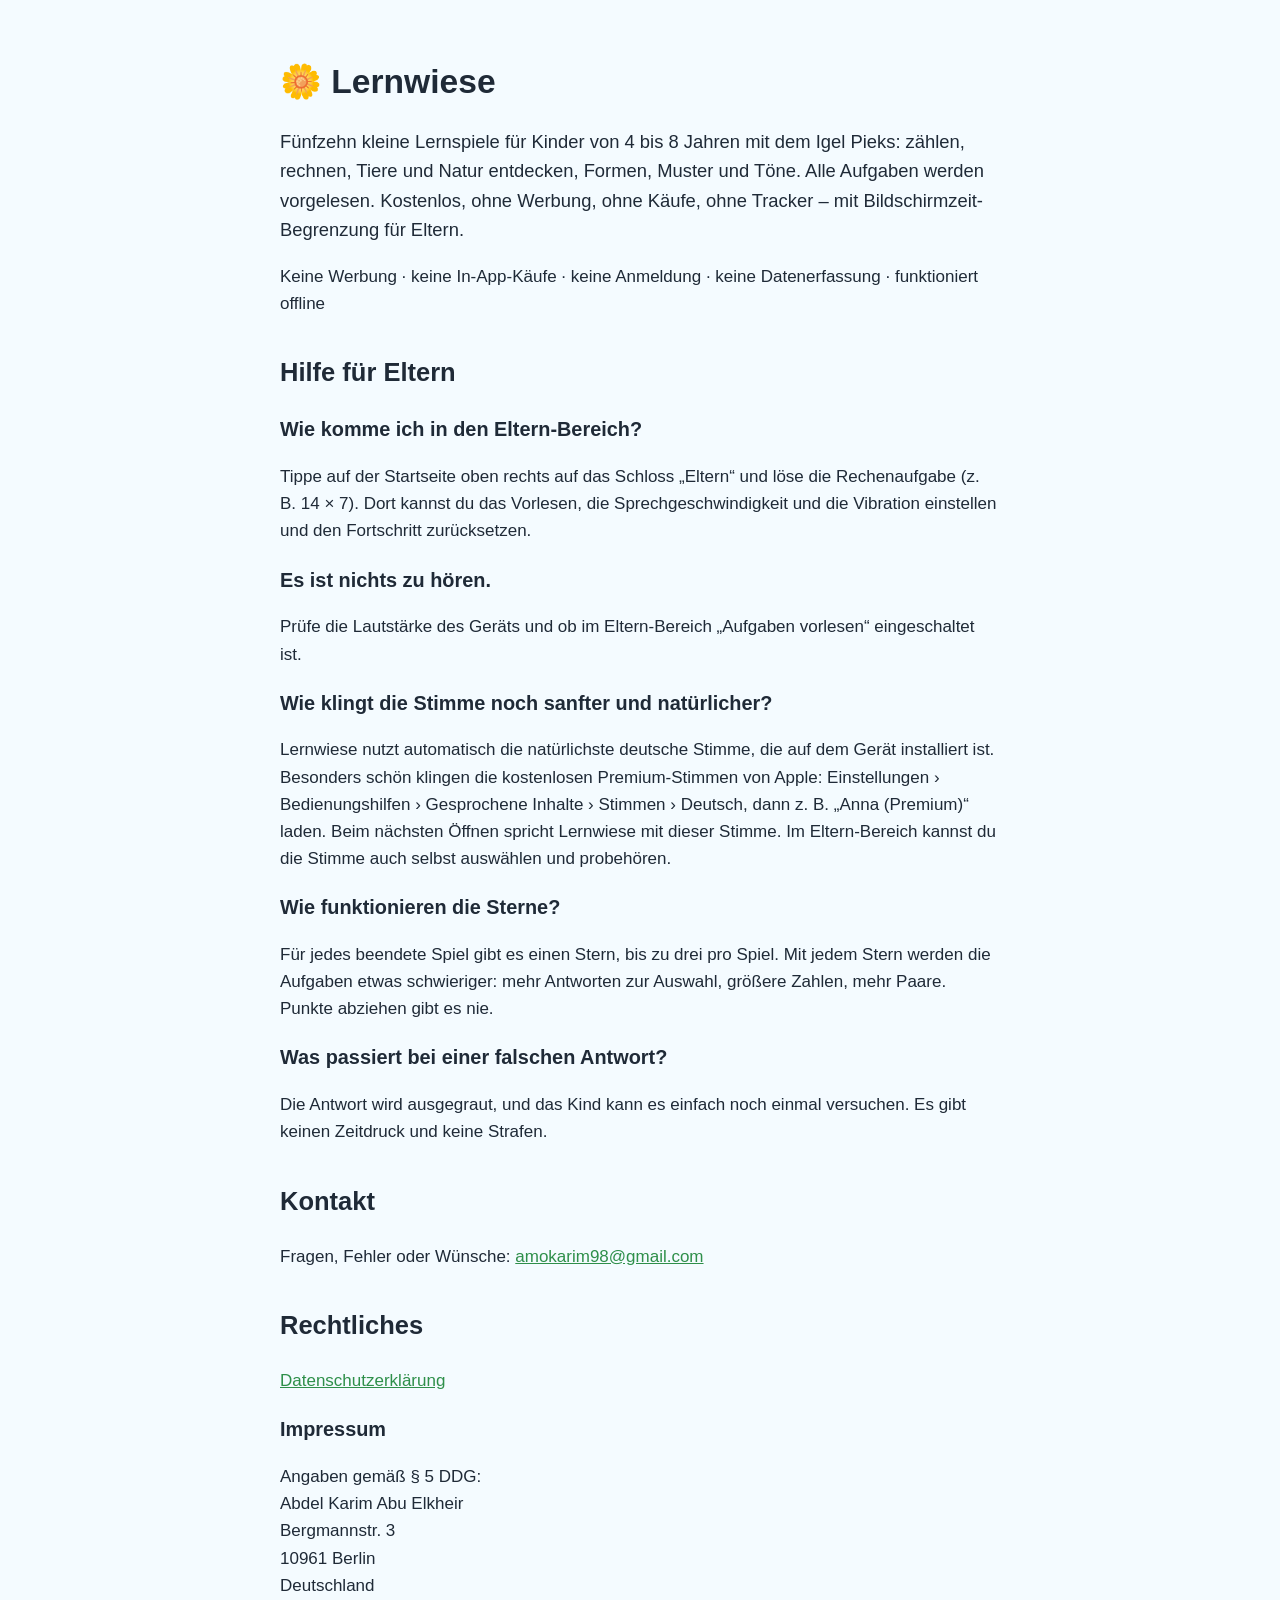
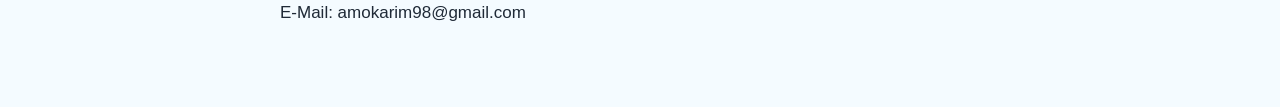
<file: docs/index.html>
<!doctype html>
<html lang="de">
<head>
  <meta charset="utf-8">
  <meta name="viewport" content="width=device-width, initial-scale=1">
  <title>Lernwiese – Lernspiele für Kinder</title>
  <link rel="stylesheet" href="style.css">
</head>
<body>
<main>
  <h1>🌼 Lernwiese</h1>
  <p class="lead">Fünfzehn kleine Lernspiele für Kinder von 4 bis 8 Jahren mit dem Igel Pieks: zählen, rechnen, Tiere und Natur entdecken, Formen, Muster und Töne. Alle Aufgaben werden vorgelesen. Kostenlos, ohne Werbung, ohne Käufe, ohne Tracker – mit Bildschirmzeit-Begrenzung für Eltern.</p>
  <p>Keine Werbung · keine In-App-Käufe · keine Anmeldung · keine Datenerfassung · funktioniert offline</p>

  <h2>Hilfe für Eltern</h2>
  <h3>Wie komme ich in den Eltern-Bereich?</h3>
  <p>Tippe auf der Startseite oben rechts auf das Schloss „Eltern“ und löse die Rechenaufgabe (z. B. 14 × 7). Dort kannst du das Vorlesen, die Sprechgeschwindigkeit und die Vibration einstellen und den Fortschritt zurücksetzen.</p>
  <h3>Es ist nichts zu hören.</h3>
  <p>Prüfe die Lautstärke des Geräts und ob im Eltern-Bereich „Aufgaben vorlesen“ eingeschaltet ist.</p>
  <h3>Wie klingt die Stimme noch sanfter und natürlicher?</h3>
  <p>Lernwiese nutzt automatisch die natürlichste deutsche Stimme, die auf dem Gerät installiert ist. Besonders schön klingen die kostenlosen Premium-Stimmen von Apple: Einstellungen › Bedienungshilfen › Gesprochene Inhalte › Stimmen › Deutsch, dann z. B. „Anna (Premium)“ laden. Beim nächsten Öffnen spricht Lernwiese mit dieser Stimme. Im Eltern-Bereich kannst du die Stimme auch selbst auswählen und probehören.</p>
  <h3>Wie funktionieren die Sterne?</h3>
  <p>Für jedes beendete Spiel gibt es einen Stern, bis zu drei pro Spiel. Mit jedem Stern werden die Aufgaben etwas schwieriger: mehr Antworten zur Auswahl, größere Zahlen, mehr Paare. Punkte abziehen gibt es nie.</p>
  <h3>Was passiert bei einer falschen Antwort?</h3>
  <p>Die Antwort wird ausgegraut, und das Kind kann es einfach noch einmal versuchen. Es gibt keinen Zeitdruck und keine Strafen.</p>

  <h2>Kontakt</h2>
  <p>Fragen, Fehler oder Wünsche: <a href="mailto:amokarim98@gmail.com">amokarim98@gmail.com</a></p>

  <h2>Rechtliches</h2>
  <p><a href="datenschutz.html">Datenschutzerklärung</a></p>
  <h3>Impressum</h3>
  <p>Angaben gemäß § 5 DDG:<br>Abdel Karim Abu Elkheir<br>Bergmannstr. 3<br>10961 Berlin<br>Deutschland<br>E-Mail: amokarim98@gmail.com</p>
</main>
</body>
</html>
</file>
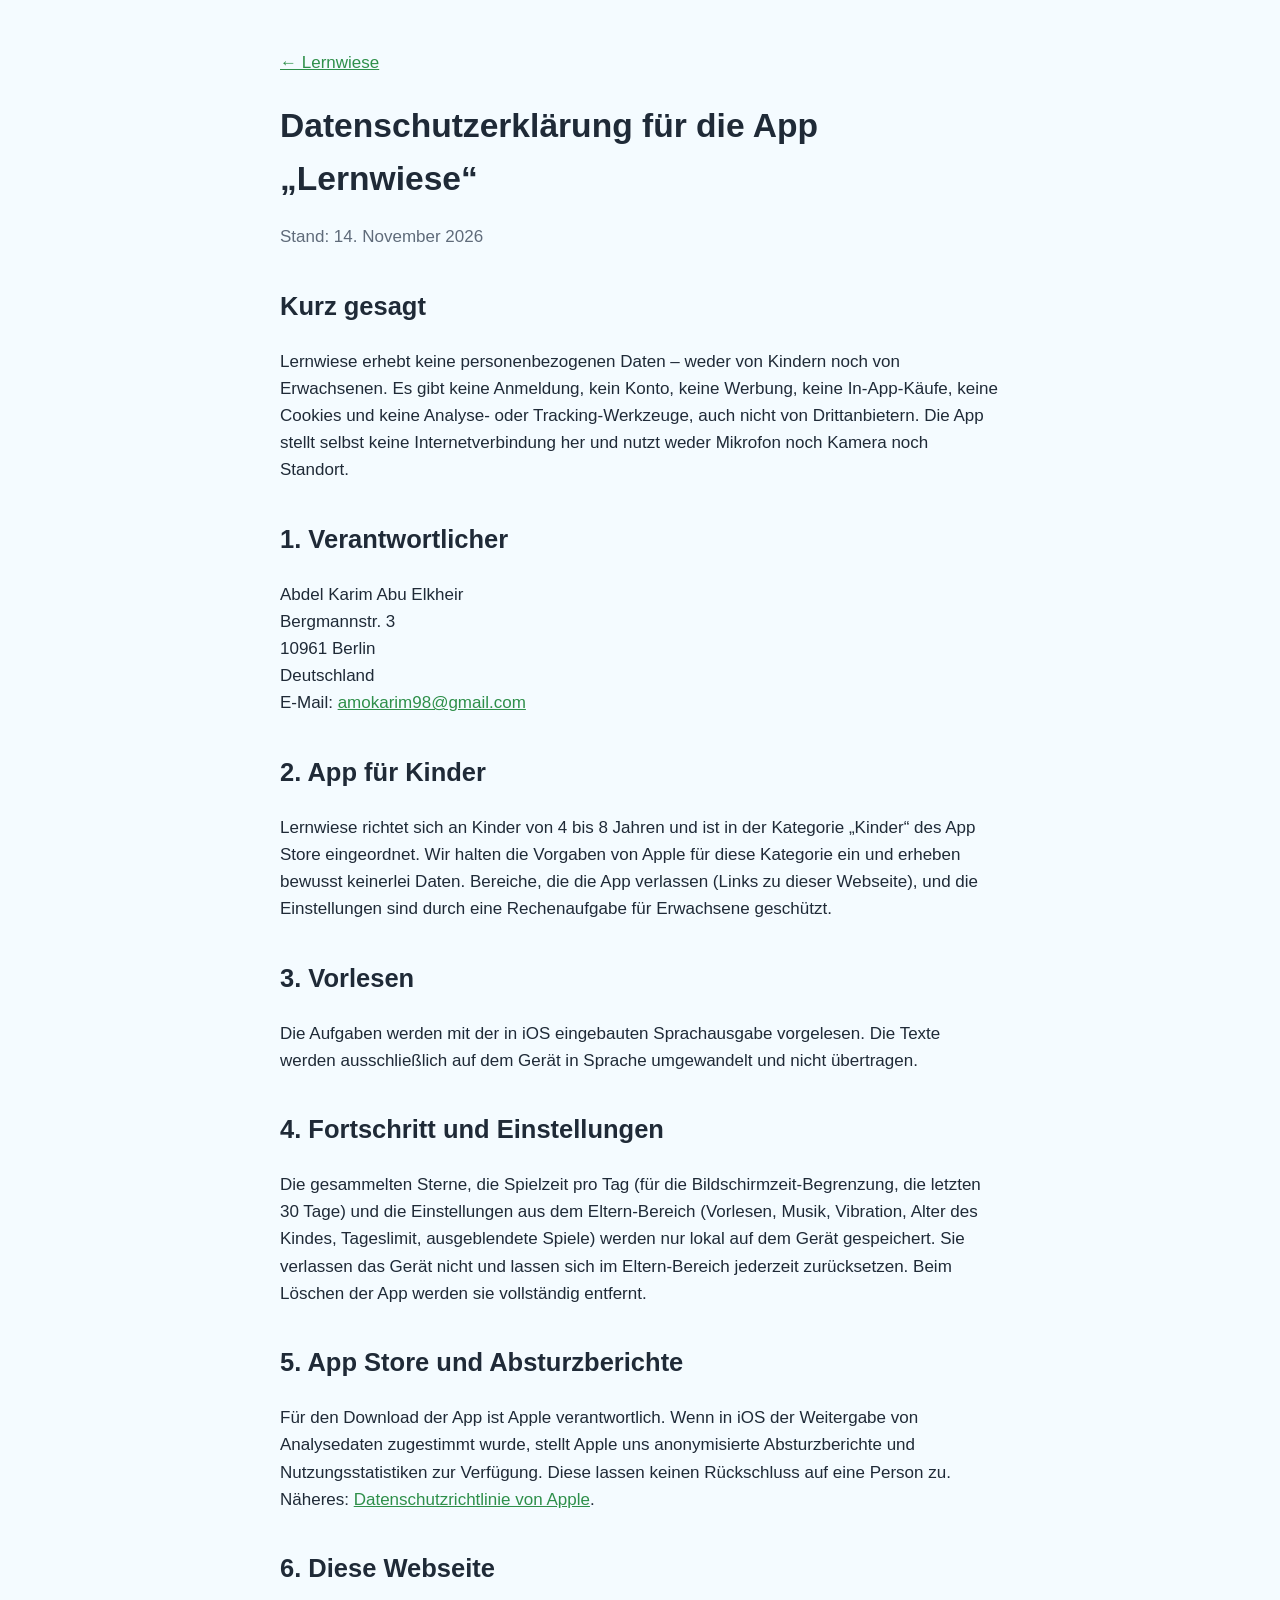
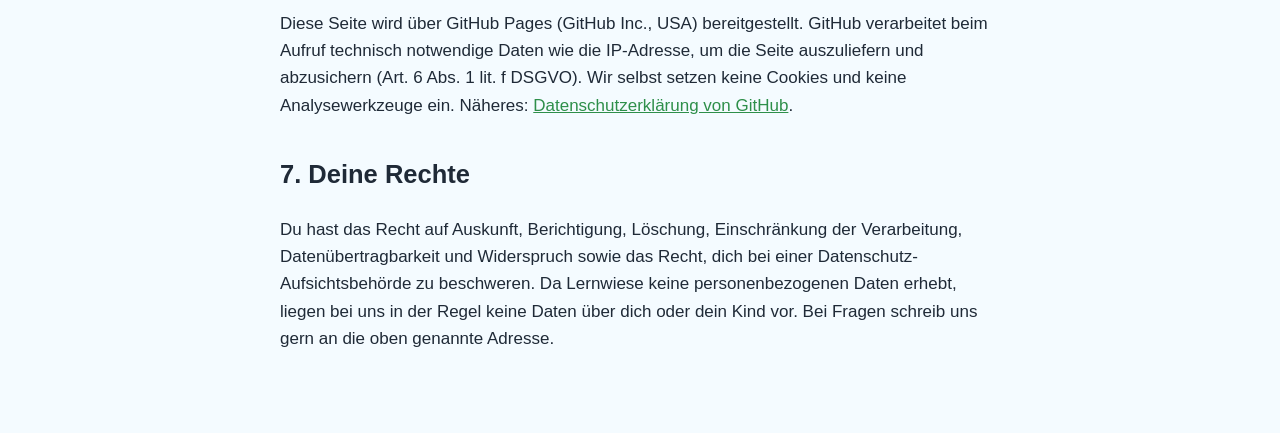
<file: docs/datenschutz.html>
<!doctype html>
<html lang="de">
<head>
  <meta charset="utf-8">
  <meta name="viewport" content="width=device-width, initial-scale=1">
  <title>Lernwiese – Datenschutz</title>
  <link rel="stylesheet" href="style.css">
</head>
<body>
<main>
  <p><a href="index.html">← Lernwiese</a></p>
  <h1>Datenschutzerklärung für die App „Lernwiese“</h1>
  <p class="muted">Stand: 14. November 2026</p>

  <h2>Kurz gesagt</h2>
  <p>Lernwiese erhebt keine personenbezogenen Daten – weder von Kindern noch von Erwachsenen. Es gibt keine Anmeldung, kein Konto, keine Werbung, keine In-App-Käufe, keine Cookies und keine Analyse- oder Tracking-Werkzeuge, auch nicht von Drittanbietern. Die App stellt selbst keine Internetverbindung her und nutzt weder Mikrofon noch Kamera noch Standort.</p>

  <h2>1. Verantwortlicher</h2>
  <p>Abdel Karim Abu Elkheir<br>Bergmannstr. 3<br>10961 Berlin<br>Deutschland<br>E-Mail: <a href="mailto:amokarim98@gmail.com">amokarim98@gmail.com</a></p>

  <h2>2. App für Kinder</h2>
  <p>Lernwiese richtet sich an Kinder von 4 bis 8 Jahren und ist in der Kategorie „Kinder“ des App Store eingeordnet. Wir halten die Vorgaben von Apple für diese Kategorie ein und erheben bewusst keinerlei Daten. Bereiche, die die App verlassen (Links zu dieser Webseite), und die Einstellungen sind durch eine Rechenaufgabe für Erwachsene geschützt.</p>

  <h2>3. Vorlesen</h2>
  <p>Die Aufgaben werden mit der in iOS eingebauten Sprachausgabe vorgelesen. Die Texte werden ausschließlich auf dem Gerät in Sprache umgewandelt und nicht übertragen.</p>

  <h2>4. Fortschritt und Einstellungen</h2>
  <p>Die gesammelten Sterne, die Spielzeit pro Tag (für die Bildschirmzeit-Begrenzung, die letzten 30 Tage) und die Einstellungen aus dem Eltern-Bereich (Vorlesen, Musik, Vibration, Alter des Kindes, Tageslimit, ausgeblendete Spiele) werden nur lokal auf dem Gerät gespeichert. Sie verlassen das Gerät nicht und lassen sich im Eltern-Bereich jederzeit zurücksetzen. Beim Löschen der App werden sie vollständig entfernt.</p>

  <h2>5. App Store und Absturzberichte</h2>
  <p>Für den Download der App ist Apple verantwortlich. Wenn in iOS der Weitergabe von Analysedaten zugestimmt wurde, stellt Apple uns anonymisierte Absturzberichte und Nutzungsstatistiken zur Verfügung. Diese lassen keinen Rückschluss auf eine Person zu. Näheres: <a href="https://www.apple.com/de/legal/privacy/">Datenschutzrichtlinie von Apple</a>.</p>

  <h2>6. Diese Webseite</h2>
  <p>Diese Seite wird über GitHub Pages (GitHub Inc., USA) bereitgestellt. GitHub verarbeitet beim Aufruf technisch notwendige Daten wie die IP-Adresse, um die Seite auszuliefern und abzusichern (Art. 6 Abs. 1 lit. f DSGVO). Wir selbst setzen keine Cookies und keine Analysewerkzeuge ein. Näheres: <a href="https://docs.github.com/de/site-policy/privacy-policies/github-general-privacy-statement">Datenschutzerklärung von GitHub</a>.</p>

  <h2>7. Deine Rechte</h2>
  <p>Du hast das Recht auf Auskunft, Berichtigung, Löschung, Einschränkung der Verarbeitung, Datenübertragbarkeit und Widerspruch sowie das Recht, dich bei einer Datenschutz-Aufsichtsbehörde zu beschweren. Da Lernwiese keine personenbezogenen Daten erhebt, liegen bei uns in der Regel keine Daten über dich oder dein Kind vor. Bei Fragen schreib uns gern an die oben genannte Adresse.</p>
</main>
</body>
</html>
</file>
<file: docs/style.css>
:root {
  color-scheme: light dark;
  --text: #1f2a37;
  --muted: #5f6b7a;
  --accent: #2e8f4a;
  --background: #f4fbff;
  --card: #ffffff;
}

@media (prefers-color-scheme: dark) {
  :root {
    --text: #eef3f7;
    --muted: #a3afbd;
    --accent: #6fd38a;
    --background: #10161c;
    --card: #182129;
  }
}

body {
  margin: 0;
  background: var(--background);
  color: var(--text);
  font: 17px/1.6 -apple-system, BlinkMacSystemFont, "Segoe UI", Roboto, sans-serif;
}

main {
  max-width: 720px;
  margin: 0 auto;
  padding: 32px 16px 64px;
}

h1 { font-size: 2.1rem; margin-bottom: 0.25rem; }
h2 { margin-top: 2.2rem; }
h3 { margin-bottom: 0.25rem; }
a { color: var(--accent); }
.lead { font-size: 1.15rem; }
.muted { color: var(--muted); }
.card { background: var(--card); border-radius: 16px; padding: 4px 18px; }
</file>
